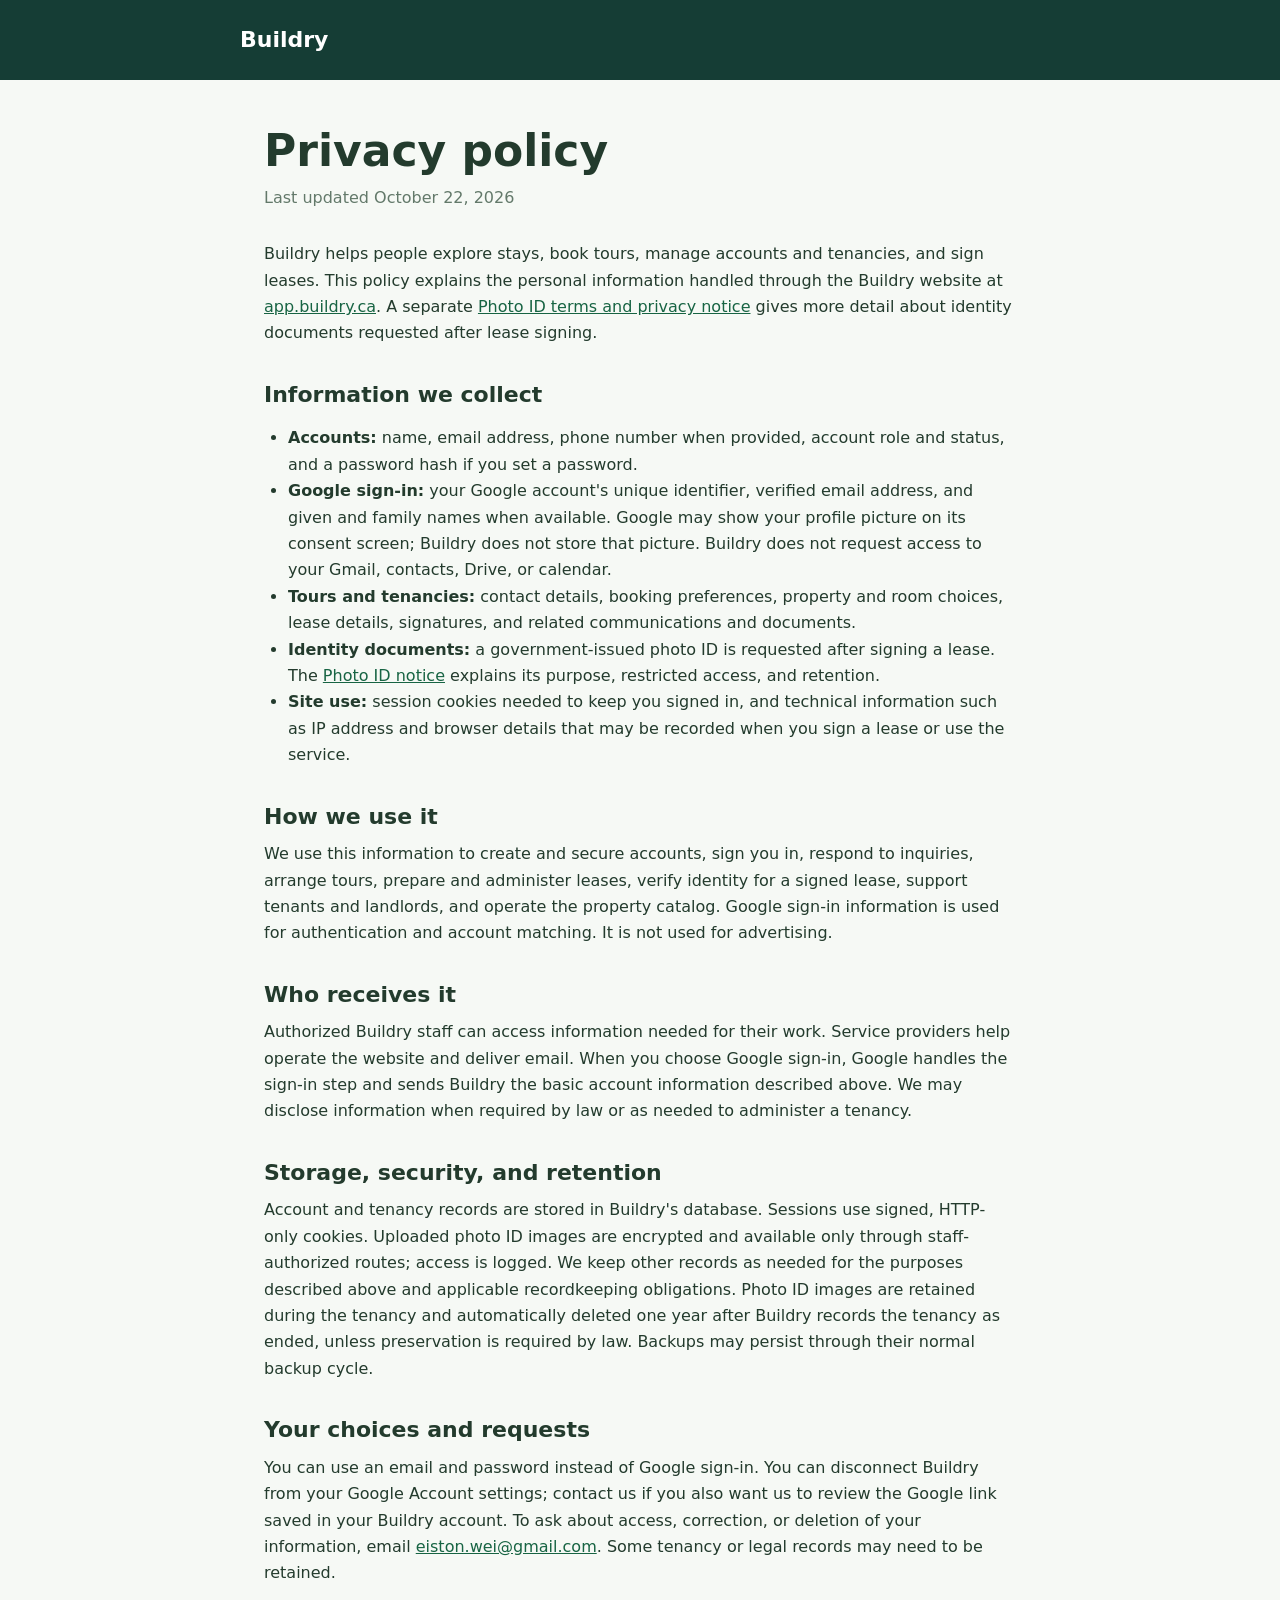
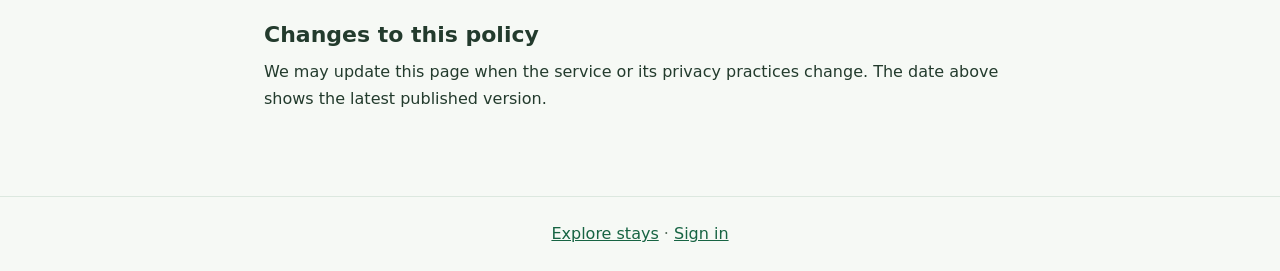
<file: apps/property-catalog/server/src/privacy.html>
<!doctype html>
<html lang="en">
<head>
  <meta charset="utf-8">
  <meta name="viewport" content="width=device-width, initial-scale=1">
  <meta name="referrer" content="no-referrer">
  <title>Privacy policy | Buildry</title>
  <style>
    :root{font-family:Inter,ui-sans-serif,system-ui,sans-serif;color:#233b2d;background:#f6f9f5}
    *{box-sizing:border-box}body{margin:0;line-height:1.65}a{color:#176443}a:focus-visible{outline:3px solid #80bb91;outline-offset:3px}
    header{background:#153d35;color:#fff;padding:22px max(24px,calc((100vw - 800px)/2))}header a{color:#fff;text-decoration:none;font-size:22px;font-weight:800}
    main{max-width:800px;margin:0 auto;padding:46px 24px 70px}h1{font-size:clamp(32px,5vw,44px);line-height:1.15;margin:0 0 8px}h2{font-size:22px;line-height:1.3;margin:34px 0 10px}p,li{font-size:16px}p{margin:0 0 14px}ul{padding-left:24px}.date{color:#63796a;margin-bottom:30px}footer{border-top:1px solid #dce8df;padding:24px;text-align:center;color:#5a7060}
  </style>
</head>
<body>
  <header><a href="/stays">Buildry</a></header>
  <main>
    <h1>Privacy policy</h1>
    <p class="date">Last updated October 22, 2026</p>
    <p>Buildry helps people explore stays, book tours, manage accounts and tenancies, and sign leases. This policy explains the personal information handled through the Buildry website at <a href="https://app.buildry.ca/stays">app.buildry.ca</a>. A separate <a href="/photo-id-terms">Photo ID terms and privacy notice</a> gives more detail about identity documents requested after lease signing.</p>

    <h2>Information we collect</h2>
    <ul>
      <li><strong>Accounts:</strong> name, email address, phone number when provided, account role and status, and a password hash if you set a password.</li>
      <li><strong>Google sign-in:</strong> your Google account's unique identifier, verified email address, and given and family names when available. Google may show your profile picture on its consent screen; Buildry does not store that picture. Buildry does not request access to your Gmail, contacts, Drive, or calendar.</li>
      <li><strong>Tours and tenancies:</strong> contact details, booking preferences, property and room choices, lease details, signatures, and related communications and documents.</li>
      <li><strong>Identity documents:</strong> a government-issued photo ID is requested after signing a lease. The <a href="/photo-id-terms">Photo ID notice</a> explains its purpose, restricted access, and retention.</li>
      <li><strong>Site use:</strong> session cookies needed to keep you signed in, and technical information such as IP address and browser details that may be recorded when you sign a lease or use the service.</li>
    </ul>

    <h2>How we use it</h2>
    <p>We use this information to create and secure accounts, sign you in, respond to inquiries, arrange tours, prepare and administer leases, verify identity for a signed lease, support tenants and landlords, and operate the property catalog. Google sign-in information is used for authentication and account matching. It is not used for advertising.</p>

    <h2>Who receives it</h2>
    <p>Authorized Buildry staff can access information needed for their work. Service providers help operate the website and deliver email. When you choose Google sign-in, Google handles the sign-in step and sends Buildry the basic account information described above. We may disclose information when required by law or as needed to administer a tenancy.</p>

    <h2>Storage, security, and retention</h2>
    <p>Account and tenancy records are stored in Buildry's database. Sessions use signed, HTTP-only cookies. Uploaded photo ID images are encrypted and available only through staff-authorized routes; access is logged. We keep other records as needed for the purposes described above and applicable recordkeeping obligations. Photo ID images are retained during the tenancy and automatically deleted one year after Buildry records the tenancy as ended, unless preservation is required by law. Backups may persist through their normal backup cycle.</p>

    <h2>Your choices and requests</h2>
    <p>You can use an email and password instead of Google sign-in. You can disconnect Buildry from your Google Account settings; contact us if you also want us to review the Google link saved in your Buildry account. To ask about access, correction, or deletion of your information, email <a href="mailto:eiston.wei@gmail.com">eiston.wei@gmail.com</a>. Some tenancy or legal records may need to be retained.</p>

    <h2>Changes to this policy</h2>
    <p>We may update this page when the service or its privacy practices change. The date above shows the latest published version.</p>
  </main>
  <footer><a href="/stays">Explore stays</a> · <a href="/login">Sign in</a></footer>
</body>
</html>
</file>
